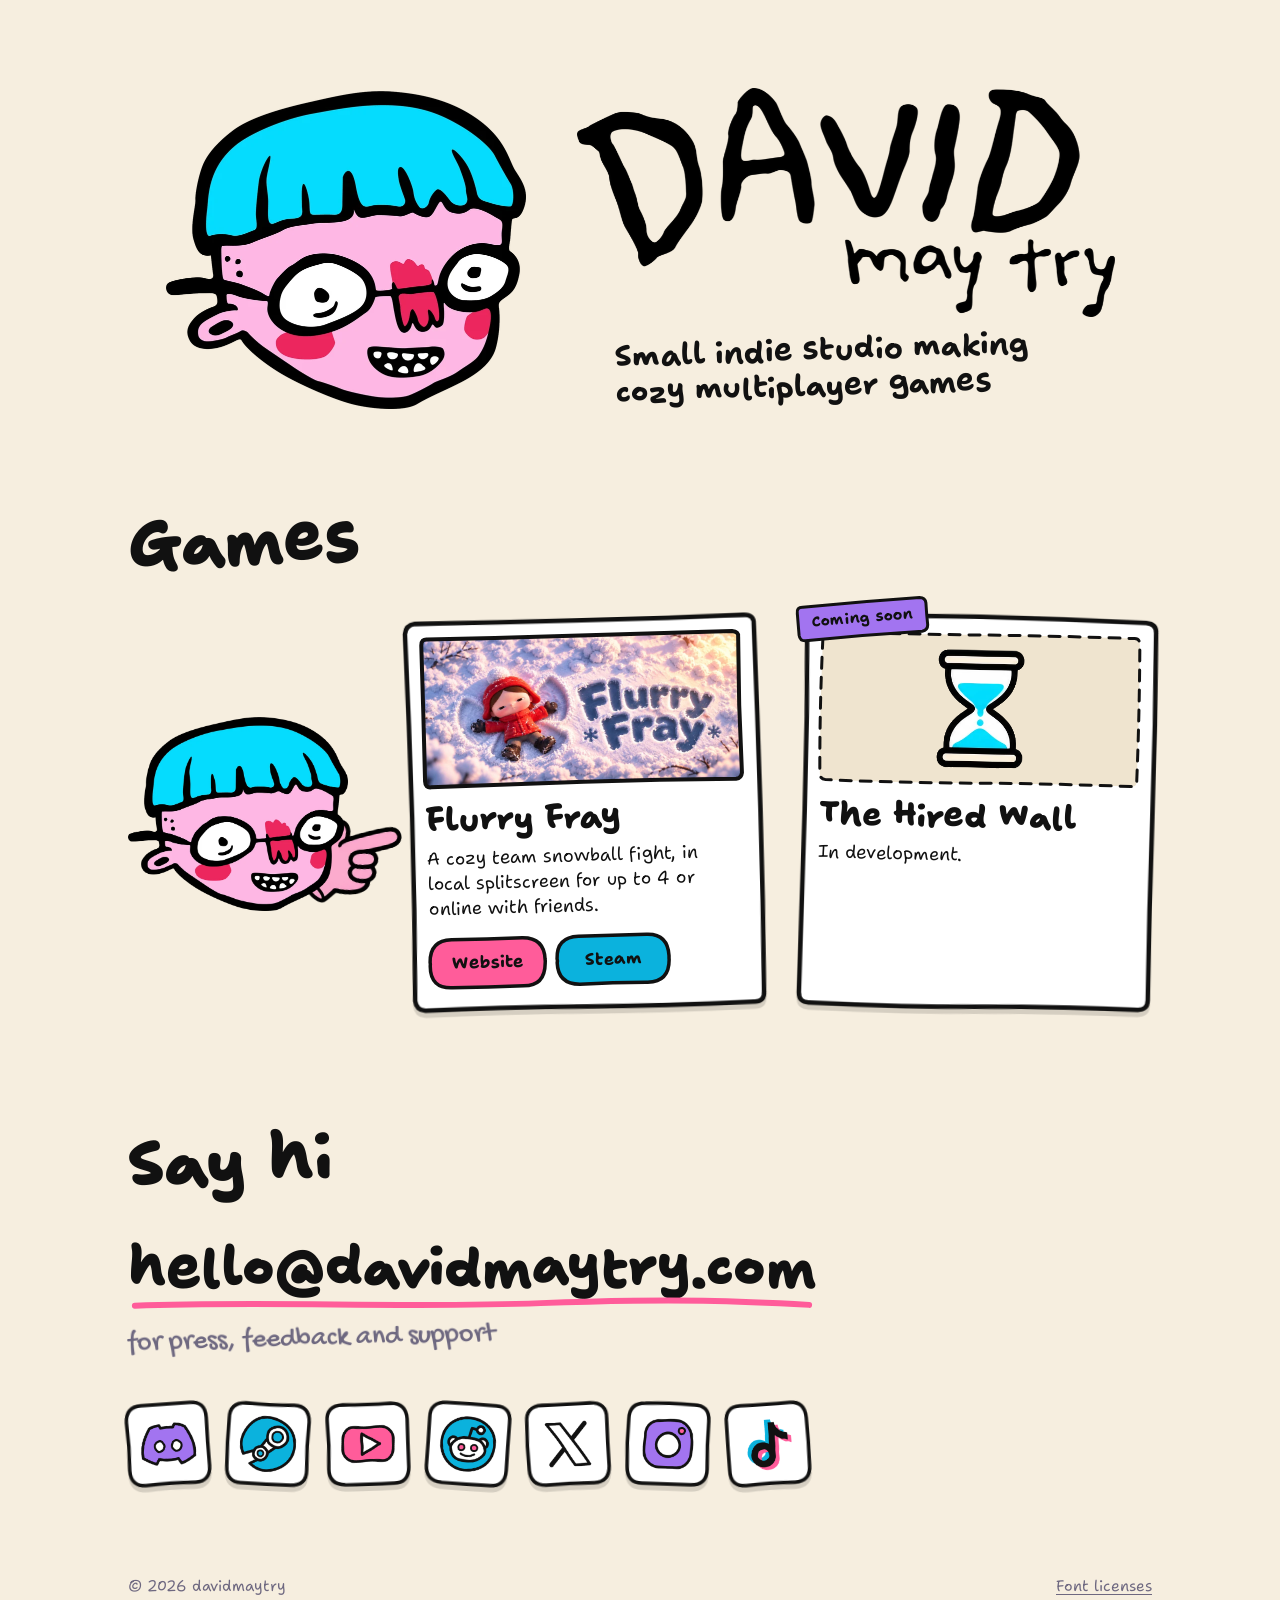
<file: index.html>
<!doctype html>
<html lang="en">
<head>
  <meta charset="utf-8">
  <meta name="viewport" content="width=device-width, initial-scale=1">
  <!-- Static copies of the studio name for link previews (they do not run JS).
       Everything on the page itself comes from config.js. -->
  <title>davidmaytry</title>
  <meta name="description" content="davidmaytry is a small indie studio making cozy multiplayer games. Our first game is Flurry Fray, a 2v2 snowball fight.">
  <meta name="color-scheme" content="light dark">
  <meta name="theme-color" content="#F6EEDF" media="(prefers-color-scheme: light)">
  <meta name="theme-color" content="#121212" media="(prefers-color-scheme: dark)">
  <link rel="canonical" href="https://davidmaytry.com/">

  <meta property="og:type" content="website">
  <meta property="og:site_name" content="davidmaytry">
  <meta property="og:title" content="davidmaytry">
  <meta property="og:description" content="Small indie studio making cozy multiplayer games.">
  <meta property="og:url" content="https://davidmaytry.com/">
  <meta property="og:image" content="https://davidmaytry.com/assets/og-image.png">
  <meta property="og:image:width" content="1200">
  <meta property="og:image:height" content="630">
  <meta property="og:image:alt" content="The David May Try logo: a boy with cyan hair and glasses">
  <meta name="twitter:card" content="summary_large_image">
  <meta name="twitter:title" content="davidmaytry">
  <meta name="twitter:description" content="Small indie studio making cozy multiplayer games.">
  <meta name="twitter:image" content="https://davidmaytry.com/assets/og-image.png">

  <link rel="icon" href="favicon.ico" sizes="16x16 32x32 48x48">
  <link rel="icon" href="assets/icon-192.png" type="image/png" sizes="192x192">
  <link rel="apple-touch-icon" href="assets/apple-touch-icon.png">

  <link rel="preload" href="assets/fonts/ShantellSans-latin.woff2" as="font" type="font/woff2" crossorigin>
  <link rel="stylesheet" href="style.css">
</head>
<body>
  <header class="hero wrap">
    <div class="logo">
      <div class="drop" style="--d:.05s">
        <picture class="logo__head boil">
          <source srcset="assets/brand/head-dark.webp" media="(prefers-color-scheme: dark)">
          <img src="assets/brand/head-light.webp" alt="" width="720" height="635">
        </picture>
      </div>
      <div class="logo__side">
        <div class="drop" style="--d:.3s">
          <h1 class="logo__word boil" style="--b:1.3s">
            <picture>
              <source srcset="assets/brand/wordmark-white.webp" media="(prefers-color-scheme: dark)">
              <img src="assets/brand/wordmark-black.webp" width="1000" height="426" data-site-alt="name" alt="davidmaytry">
            </picture>
          </h1>
        </div>
        <div class="drop" style="--d:.55s">
          <p class="tagline" data-site="tagline"></p>
        </div>
      </div>
    </div>
  </header>

  <main>
    <section id="games" class="wrap section">
      <div class="drop" style="--d:.75s"><h2 class="title">Games</h2></div>
      <div class="stage">
        <div class="boy" id="boy" data-face="head" aria-hidden="true">
          <div class="boy__body boil" style="--b:1.1s">
            <picture class="boy__hand">
              <source srcset="assets/brand/hand-point-dark.webp" media="(prefers-color-scheme: dark)">
              <img src="assets/brand/hand-point-light.webp" alt="" width="260" height="201">
            </picture>
            <picture class="boy__face" data-face="head">
              <source srcset="assets/brand/head-dark.webp" media="(prefers-color-scheme: dark)">
              <img src="assets/brand/head-light.webp" alt="" width="720" height="635">
            </picture>
            <picture class="boy__face" data-face="tongue">
              <source srcset="assets/brand/face-tongue-dark.webp" media="(prefers-color-scheme: dark)">
              <img src="assets/brand/face-tongue-light.webp" alt="" width="285" height="266">
            </picture>
            <picture class="boy__face" data-face="suspicious">
              <source srcset="assets/brand/face-suspicious-dark.webp" media="(prefers-color-scheme: dark)">
              <img src="assets/brand/face-suspicious-light.webp" alt="" width="281" height="269">
            </picture>
            <picture class="boy__face" data-face="smile">
              <source srcset="assets/brand/face-smile-dark.webp" media="(prefers-color-scheme: dark)">
              <img src="assets/brand/face-smile-light.webp" alt="" width="284" height="275">
            </picture>
          </div>
        </div>
        <div class="games" id="games-grid"></div>
      </div>
    </section>

    <section id="contact" class="wrap section contact">
      <div class="drop" style="--d:.1s"><h2 class="title">Say hi</h2></div>
      <div class="drop" style="--d:.25s">
        <a class="email" id="email" data-face="smile" href="#"><span data-site="email"></span><svg class="email__line" viewBox="0 0 300 16" preserveAspectRatio="none" aria-hidden="true"><path d="M3 10 C 60 4, 120 13, 180 7 S 270 5, 297 9"/></svg></a>
      </div>
      <p class="note" data-site="contactLine"></p>
      <ul class="socials" id="socials" aria-label="davidmaytry on social media"></ul>
    </section>
  </main>

  <footer class="wrap foot">
    <span>&copy; <span id="year">2026</span> <span data-site="name">davidmaytry</span></span>
    <a href="assets/fonts/LICENSES.txt">Font licenses</a>
  </footer>

  <script src="config.js"></script>
  <script src="main.js"></script>
</body>
</html>
</file>
<file: style.css>
/* David May Try studio page, in the look of the studio's paper cut-out shorts:
   flat paper, thick black marker, cyan / lilac / pink with one pink accent per idea,
   text flat on the paper (no text shadows, no glows), no sparkles or bursts. */

@font-face {
  font-family: "Shantell";
  src: url("assets/fonts/ShantellSans-latin.woff2") format("woff2");
  font-weight: 300 800;
  font-display: swap;
}
@font-face {
  font-family: "Gochi";
  src: url("assets/fonts/GochiHand.woff2") format("woff2");
  font-display: swap;
}

/* light = cream paper (default), dark = dark paper; both follow the system setting */
:root {
  --ink: #111111;
  --bg: #F6EEDF;
  --fg: #111111;
  --paper: #FFFFFF;
  --cut: transparent;          /* white sticker border: only on the dark sheet */
  --cyan: #0BB2DD;
  --lilac: #A274F0;
  --pink: #FF5C9A;
  --muted: #6E6880;
  --soon: #EFE4CF;
  --lift: drop-shadow(0 5px 0 rgba(17, 17, 17, .14));
  --gutter: clamp(16px, 5vw, 48px);
  color-scheme: light;
}
@media (prefers-color-scheme: dark) {
  :root {
    --bg: #121212;
    --fg: #F6EEDF;
    --paper: #F3E9D6;
    --cut: #FFFFFF;
    --cyan: #13C8F0;
    --muted: #8E8AA6;
    --soon: #E6DAC2;
    --lift: none;
    color-scheme: dark;
  }
}

* { box-sizing: border-box; }
html { -webkit-text-size-adjust: 100%; scroll-behavior: smooth; }
body {
  margin: 0;
  background: var(--bg);
  color: var(--fg);
  font: 400 18px/1.45 "Shantell", "Comic Sans MS", system-ui, sans-serif;
  font-variation-settings: "INFM" 60;
  overflow-x: hidden;
}
img { display: block; max-width: 100%; height: auto; }
picture { display: block; }
a { color: inherit; }
:focus-visible { outline: 3px dashed var(--fg); outline-offset: 5px; border-radius: 6px; }

.wrap {
  width: 100%;
  max-width: 1120px;
  margin: 0 auto;
  padding-left: var(--gutter);
  padding-right: var(--gutter);
}

/* ---------- hero: the logo, big ---------- */
.hero { padding-top: clamp(36px, 7vw, 88px); padding-bottom: clamp(24px, 5vw, 56px); }
.logo {
  display: flex;
  align-items: center;
  justify-content: center;
  gap: clamp(16px, 4vw, 56px);
}
.logo__head { width: clamp(150px, 30vw, 360px); }
.logo__side { display: flex; flex-direction: column; align-items: flex-start; }
.logo__word { margin: 0; width: clamp(200px, 42vw, 560px); }
.tagline {
  margin: clamp(10px, 2vw, 22px) 0 0 clamp(4px, 3vw, 40px);
  max-width: 22ch;
  font-weight: 700;
  font-size: clamp(20px, 2.6vw, 30px);
  line-height: 1.2;
  font-variation-settings: "INFM" 100, "BNCE" 40;
  transform: rotate(-2deg);
  transform-origin: left center;
}
@media (max-width: 640px) {
  .logo { flex-direction: column; gap: 6px; }
  .logo__side { align-items: center; text-align: center; }
  .logo__head { width: min(56vw, 240px); }
  .logo__word { width: min(78vw, 340px); }
  .tagline { margin-left: 0; transform: rotate(-2deg); transform-origin: center; }
}

/* ---------- sections ---------- */
.section { padding-top: clamp(28px, 5vw, 48px); padding-bottom: clamp(40px, 7vw, 80px); }
.title {
  display: inline-block;
  margin: 0 0 clamp(22px, 4vw, 40px);
  font-weight: 800;
  font-size: clamp(38px, 6vw, 64px);
  line-height: 1;
  font-variation-settings: "INFM" 100, "BNCE" 40;
  transform: rotate(-3deg);
  transform-origin: left center;
}

/* ---------- the boy next to the games ---------- */
.stage {
  position: relative;
  display: grid;
  grid-template-columns: 250px 1fr;
  gap: clamp(16px, 2.5vw, 36px);
  align-items: center;
}
.boy { position: relative; align-self: center; }
.boy__body { position: relative; width: 220px; aspect-ratio: 1.12; }
.boy__face {
  position: absolute;
  inset: 0;
  z-index: 2;
  visibility: hidden;
}
.boy__face img { width: 100%; height: 100%; object-fit: contain; object-position: center bottom; }
.boy[data-face="head"] .boy__face[data-face="head"],
.boy[data-face="tongue"] .boy__face[data-face="tongue"],
.boy[data-face="suspicious"] .boy__face[data-face="suspicious"],
.boy[data-face="smile"] .boy__face[data-face="smile"] { visibility: visible; }
/* the hand floats next to the head, kept behind it (lower z), pointing at the cards */
.boy__hand {
  position: absolute;
  z-index: 1;
  width: 104px;
  left: 172px;
  top: 104px;
  transform: rotate(-8deg);
}

@media (max-width: 860px) {
  .stage { display: block; }
  /* on a phone he sits at the right of the heading, turned to face the cards below */
  .boy { position: absolute; right: 2px; top: clamp(-118px, -15vw, -86px); }
  .boy__body { width: clamp(108px, 28vw, 150px); transform: scaleX(-1); }
  /* he peeks over the first card, like over a bar in the shorts; the hand stays behind it */
  .boy__hand { display: none; }
}

/* ---------- game cards: cut-out paper stickers ---------- */
.games {
  display: grid;
  grid-template-columns: repeat(auto-fit, minmax(min(100%, 330px), 1fr));
  gap: clamp(28px, 4vw, 44px);
  align-items: stretch;
}
.games > .drop { display: flex; }
.games > .drop > .card { flex: 1; }
.card {
  position: relative;
  isolation: isolate;
  display: flex;
  flex-direction: column;
  gap: 10px;
  padding: 16px 16px 22px;
  color: var(--ink);
  transform: rotate(var(--tilt, 0deg));
  transition: transform .24s steps(2, end);
}
.card:hover, .card:focus-within { transform: rotate(calc(var(--tilt, 0deg) * .3)) translateY(-4px); }

/* the hand-drawn outlines: SVG paths written by main.js, redrawn a few times a second ("boil") */
.shape { position: absolute; inset: 0; width: 100%; height: 100%; overflow: visible; pointer-events: none; z-index: -1; }
.shape .cut { fill: none; stroke: var(--cut); stroke-linejoin: round; }
.shape .fill { stroke: none; }
.shape .line { fill: none; stroke: var(--ink); stroke-linejoin: round; stroke-linecap: round; }
.card > .shape { filter: var(--lift); }
.card > .shape .fill { fill: var(--paper); }

.card__media { position: relative; aspect-ratio: 920 / 430; }
.card__media img { width: 100%; height: 100%; object-fit: cover; }
.card__media > .shape { z-index: 2; }

.card--soon .card__media { display: grid; place-items: center; }
.card--soon .card__media > .shape { z-index: -1; }
.card--soon .card__media .shape .fill { fill: var(--soon); }
.card--soon .card__media .shape .line { stroke-dasharray: 11 9; stroke-width: 3; }
.soon__icon { width: clamp(58px, 9vw, 86px); }

.card__tag {
  position: absolute;
  z-index: 3;
  top: -14px;
  left: -10px;
  padding: 5px 14px 7px;
  font-weight: 700;
  font-size: 15px;
  letter-spacing: .02em;
  color: var(--ink);
  transform: rotate(-6deg);
  isolation: isolate;
}
.card__tag .shape .fill { fill: var(--lilac); }

.card__title {
  margin: 6px 0 0;
  font-weight: 800;
  font-size: clamp(26px, 3vw, 32px);
  line-height: 1.05;
  font-variation-settings: "INFM" 100, "BNCE" 40;
}
.card__blurb { margin: 0; font-size: 18px; line-height: 1.4; }
.card__links { display: flex; flex-wrap: wrap; gap: 12px; margin-top: 8px; }

.btn {
  position: relative;
  isolation: isolate;
  display: inline-flex;
  align-items: center;
  justify-content: center;
  min-height: 48px;
  min-width: 112px;
  padding: 0 22px 2px;
  font-weight: 700;
  font-size: 17px;
  color: var(--ink);
  text-decoration: none;
  transition: transform .2s steps(2, end);
}
.btn .shape .fill { fill: var(--btn, var(--paper)); }
.btn--pink { --btn: var(--pink); }
.btn--cyan { --btn: var(--cyan); }
.btn:hover { transform: rotate(-3deg) scale(1.04); }
.btn:active { transform: rotate(-1deg) scale(.97); }
.btn:focus-visible { outline-color: var(--ink); }

/* ---------- contact ---------- */
.contact { padding-bottom: clamp(40px, 6vw, 72px); }
.email {
  position: relative;
  display: inline-block;
  max-width: 100%;
  padding-bottom: 14px;
  font-weight: 800;
  font-size: clamp(26px, 6vw, 54px);
  line-height: 1.1;
  text-decoration: none;
  overflow-wrap: anywhere;
  font-variation-settings: "INFM" 100, "BNCE" 40;
}
.email__line { position: absolute; left: 0; bottom: 0; width: 100%; height: 14px; overflow: visible; }
.email__line path { fill: none; stroke: var(--pink); stroke-width: 6; stroke-linecap: round; vector-effect: non-scaling-stroke; }
.note {
  margin: 12px 0 0;
  font-family: "Gochi", "Shantell", sans-serif;
  font-size: clamp(22px, 3vw, 28px);
  color: var(--muted);
  transform: rotate(-1.5deg);
  transform-origin: left center;
}

/* social buttons: square paper plates, tilted a little each, lifting like the cards.
   Seven in one row; where seven do not fit, an even 4 + 3. */
.socials {
  display: grid;
  grid-template-columns: repeat(7, max-content);
  gap: 16px 20px;
  margin: clamp(26px, 4vw, 40px) 0 0;
  padding: 0;
  list-style: none;
}
.social {
  position: relative;
  isolation: isolate;
  display: grid;
  place-items: center;
  width: clamp(54px, 15vw, 80px);
  aspect-ratio: 1;
  transform: rotate(var(--tilt, 0deg));
  transition: transform .2s steps(2, end);
}
.social img { width: 74%; }
.social > .shape { filter: var(--lift); }
.social .shape .fill { fill: var(--paper); }
.social:hover, .social:focus-visible { transform: rotate(calc(var(--tilt, 0deg) * -1)) translateY(-5px) scale(1.06); }
.social:active { transform: rotate(0deg) scale(.95); }
.social:focus-visible { outline-offset: 4px; }
@media (max-width: 760px) { .socials { grid-template-columns: repeat(4, max-content); } }
@media (max-width: 480px) { .socials { gap: 14px 12px; } }

/* ---------- footer ---------- */
.foot {
  display: flex;
  flex-wrap: wrap;
  justify-content: space-between;
  gap: 8px 24px;
  padding-top: 20px;
  padding-bottom: 40px;
  color: var(--muted);
  font-size: 15px;
}
.foot a { text-underline-offset: 3px; }

/* ---------- paper motion (on twos, like the shorts) ---------- */
/* a piece falls onto the sheet: drops in tilted, squashes on landing, settles */
@keyframes drop {
  0%   { opacity: 0; transform: translateY(-70px) rotate(7deg); animation-timing-function: steps(3, jump-end); }
  12%  { opacity: 1; }
  50%  { transform: translateY(0) rotate(0) scale(1.05, .9); animation-timing-function: steps(2, jump-end); }
  72%  { transform: translateY(-7px) scale(.98, 1.03); animation-timing-function: steps(2, jump-end); }
  100% { opacity: 1; transform: none; }
}
/* the cut-out never sits perfectly still: a new pose every ~0.2 s */
@keyframes boil {
  0%   { transform: translate(0, 0) rotate(0deg); }
  17%  { transform: translate(.7px, -.6px) rotate(.45deg); }
  33%  { transform: translate(-.5px, .5px) rotate(-.35deg); }
  50%  { transform: translate(.4px, .7px) rotate(.25deg); }
  67%  { transform: translate(-.7px, -.3px) rotate(-.5deg); }
  83%  { transform: translate(.3px, -.7px) rotate(.3deg); }
  100% { transform: translate(0, 0) rotate(0deg); }
}
/* the boy walks in from the side in four steps */
@keyframes walk {
  0%   { opacity: 0; transform: translate(-200px, 0); }
  10%  { opacity: 1; transform: translate(-200px, 0); }
  25%  { transform: translate(-150px, -12px); }
  40%  { transform: translate(-100px, 0); }
  55%  { transform: translate(-50px, -12px); }
  70%  { transform: translate(0, 0); }
  85%  { transform: translate(0, -4px); }
  100% { opacity: 1; transform: none; }
}

.boil { animation: boil var(--b, 1.2s) step-end infinite; }

.js .drop { opacity: 0; }
.js .drop.go { animation: drop .62s both; animation-delay: var(--d, 0s); }
.js .boy { opacity: 0; }
.js .boy.go { animation: walk 1s step-end both; animation-delay: var(--d, .9s); }
@media (max-width: 860px) {
  .js .boy.go { animation: drop .62s both; animation-delay: var(--d, .9s); }
}

@media (prefers-reduced-motion: reduce) {
  html { scroll-behavior: auto; }
  .boil { animation: none; }
  .js .drop, .js .boy { opacity: 1; }
  .js .drop.go, .js .boy.go { animation: none; }
  .card, .btn, .social { transition: none; }
}
</file>
